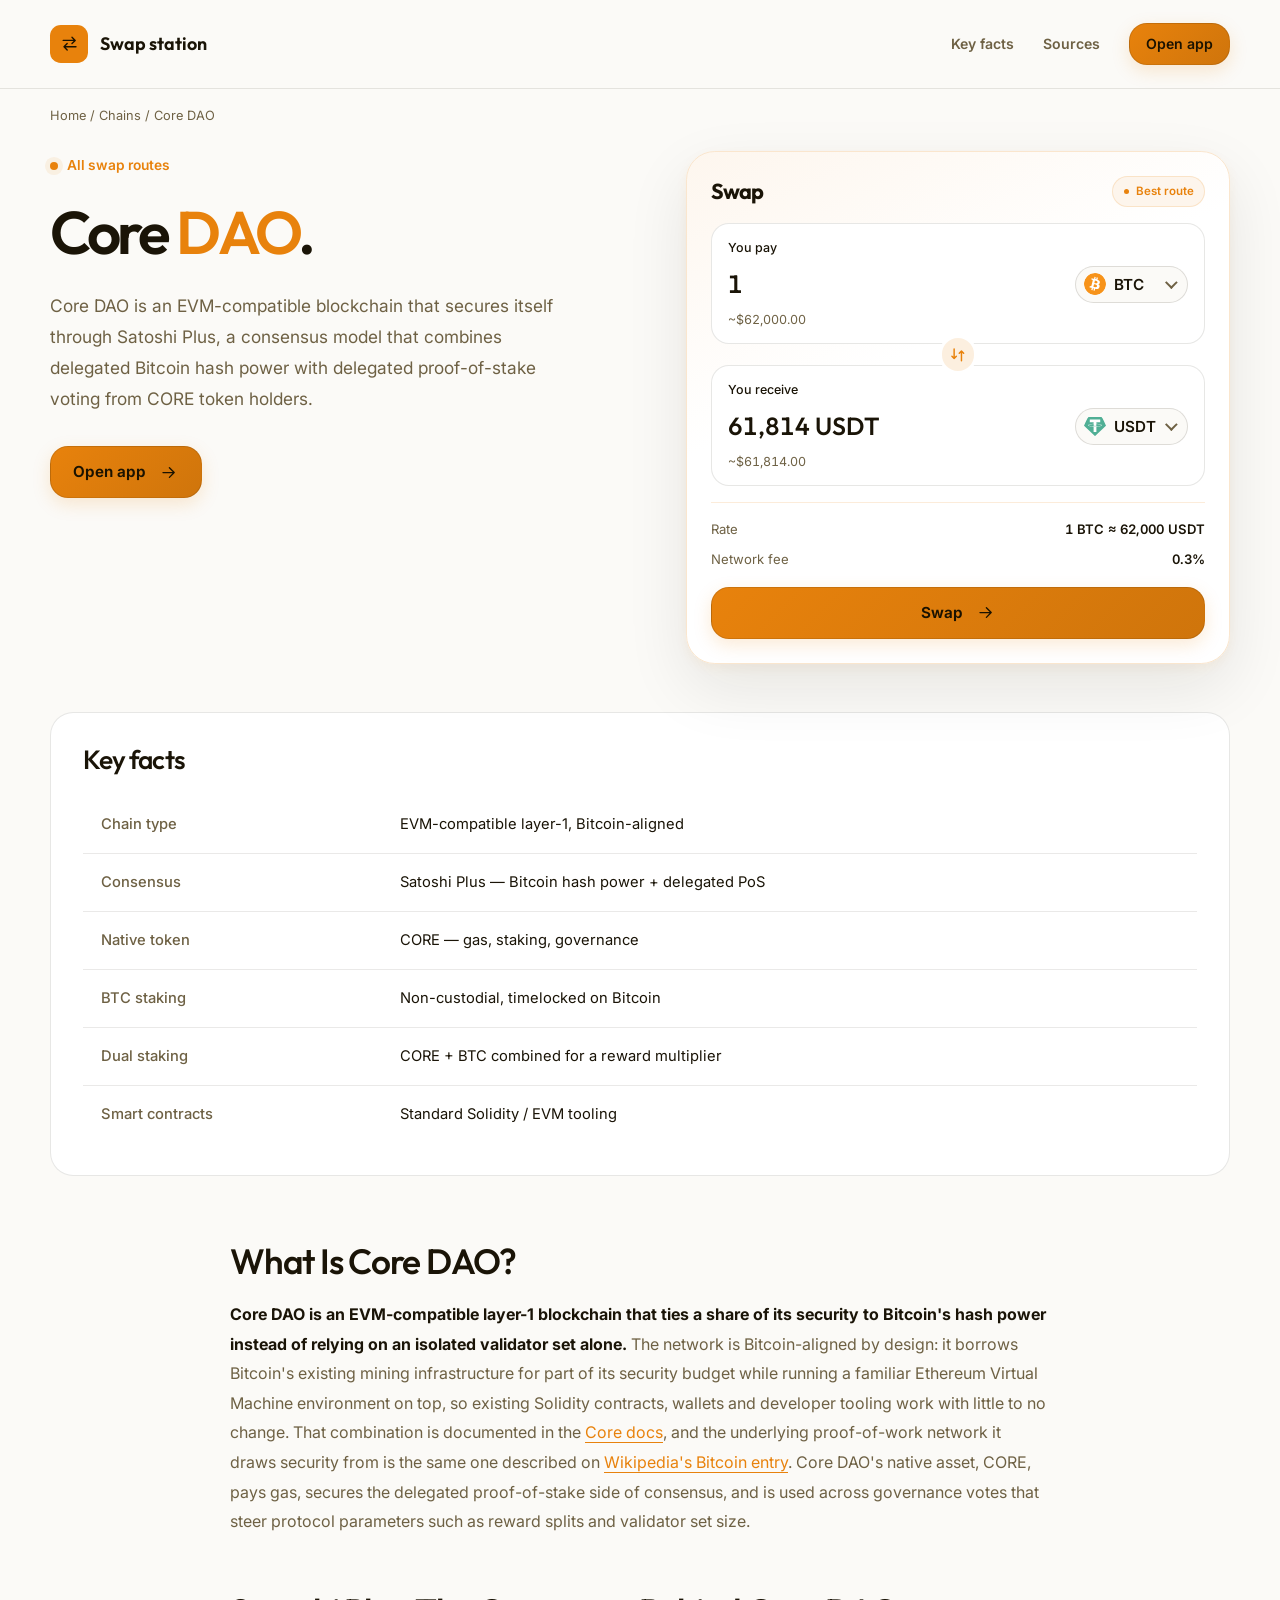
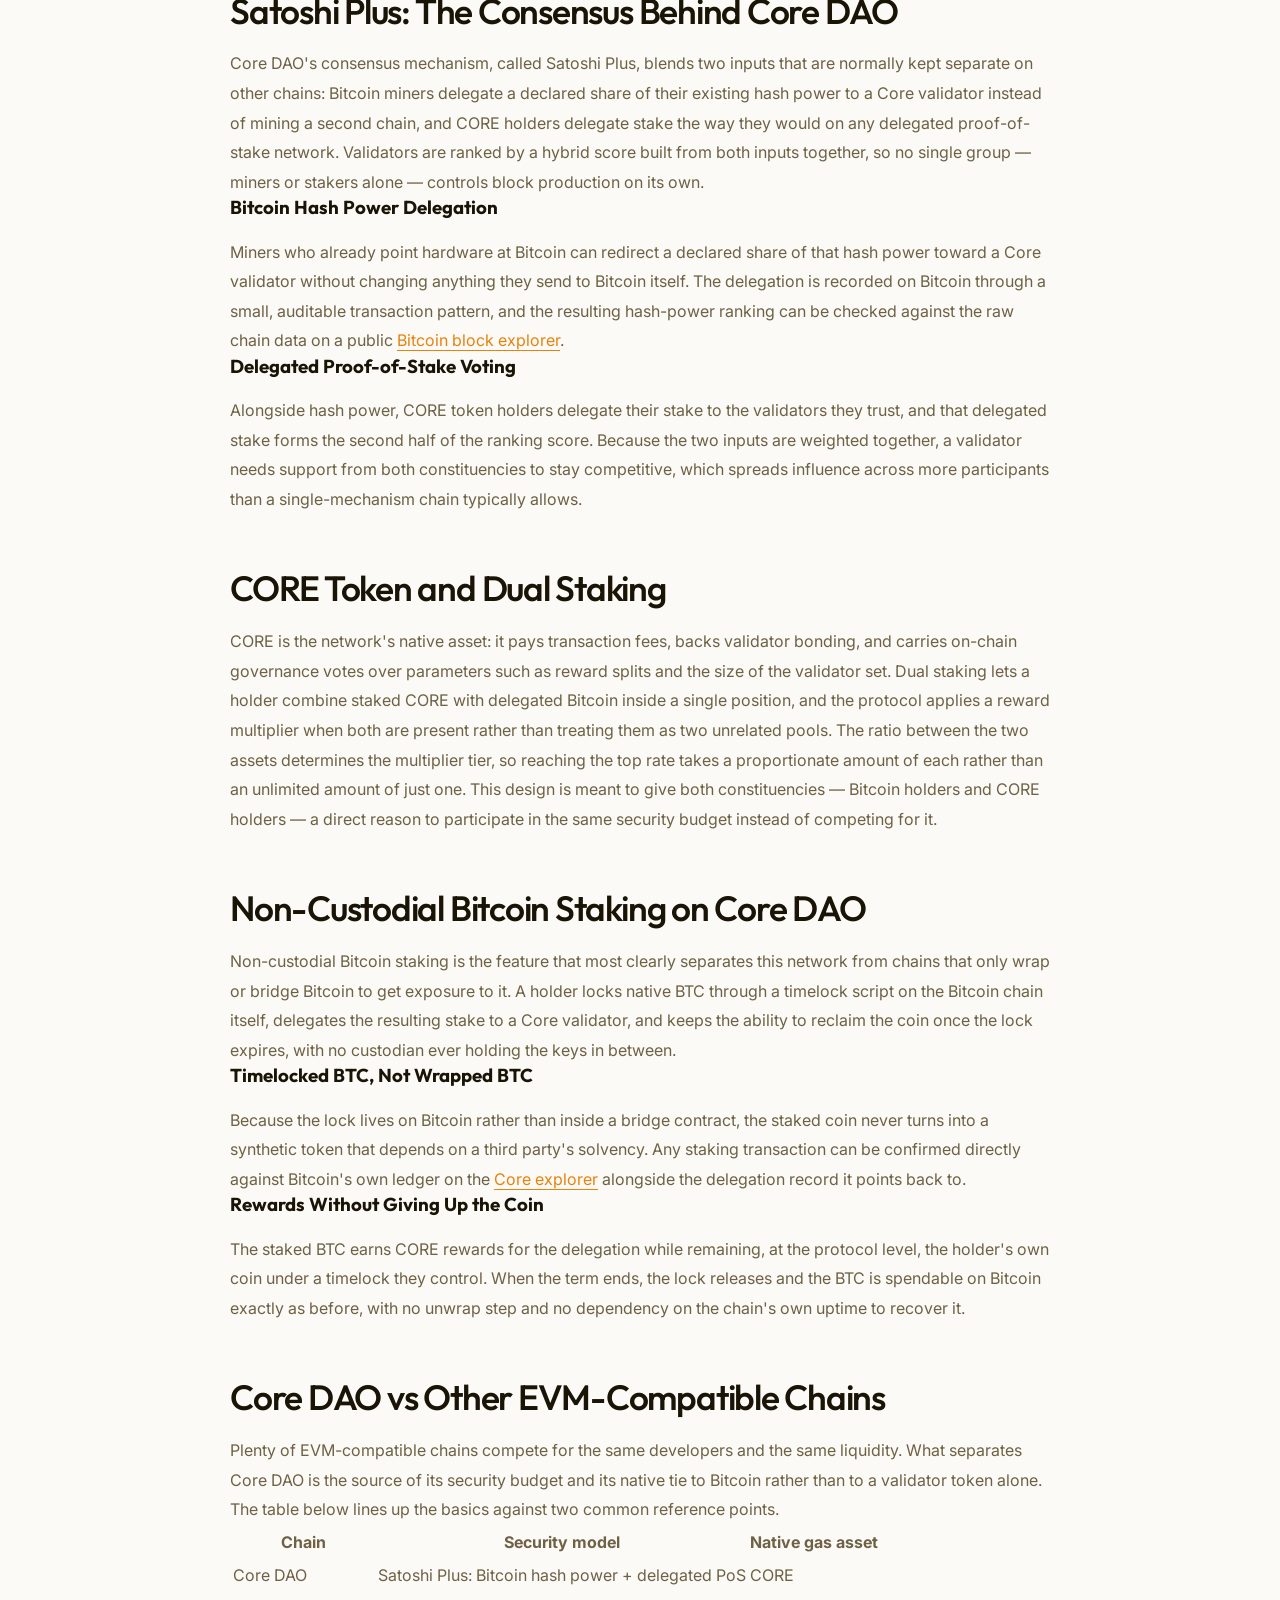
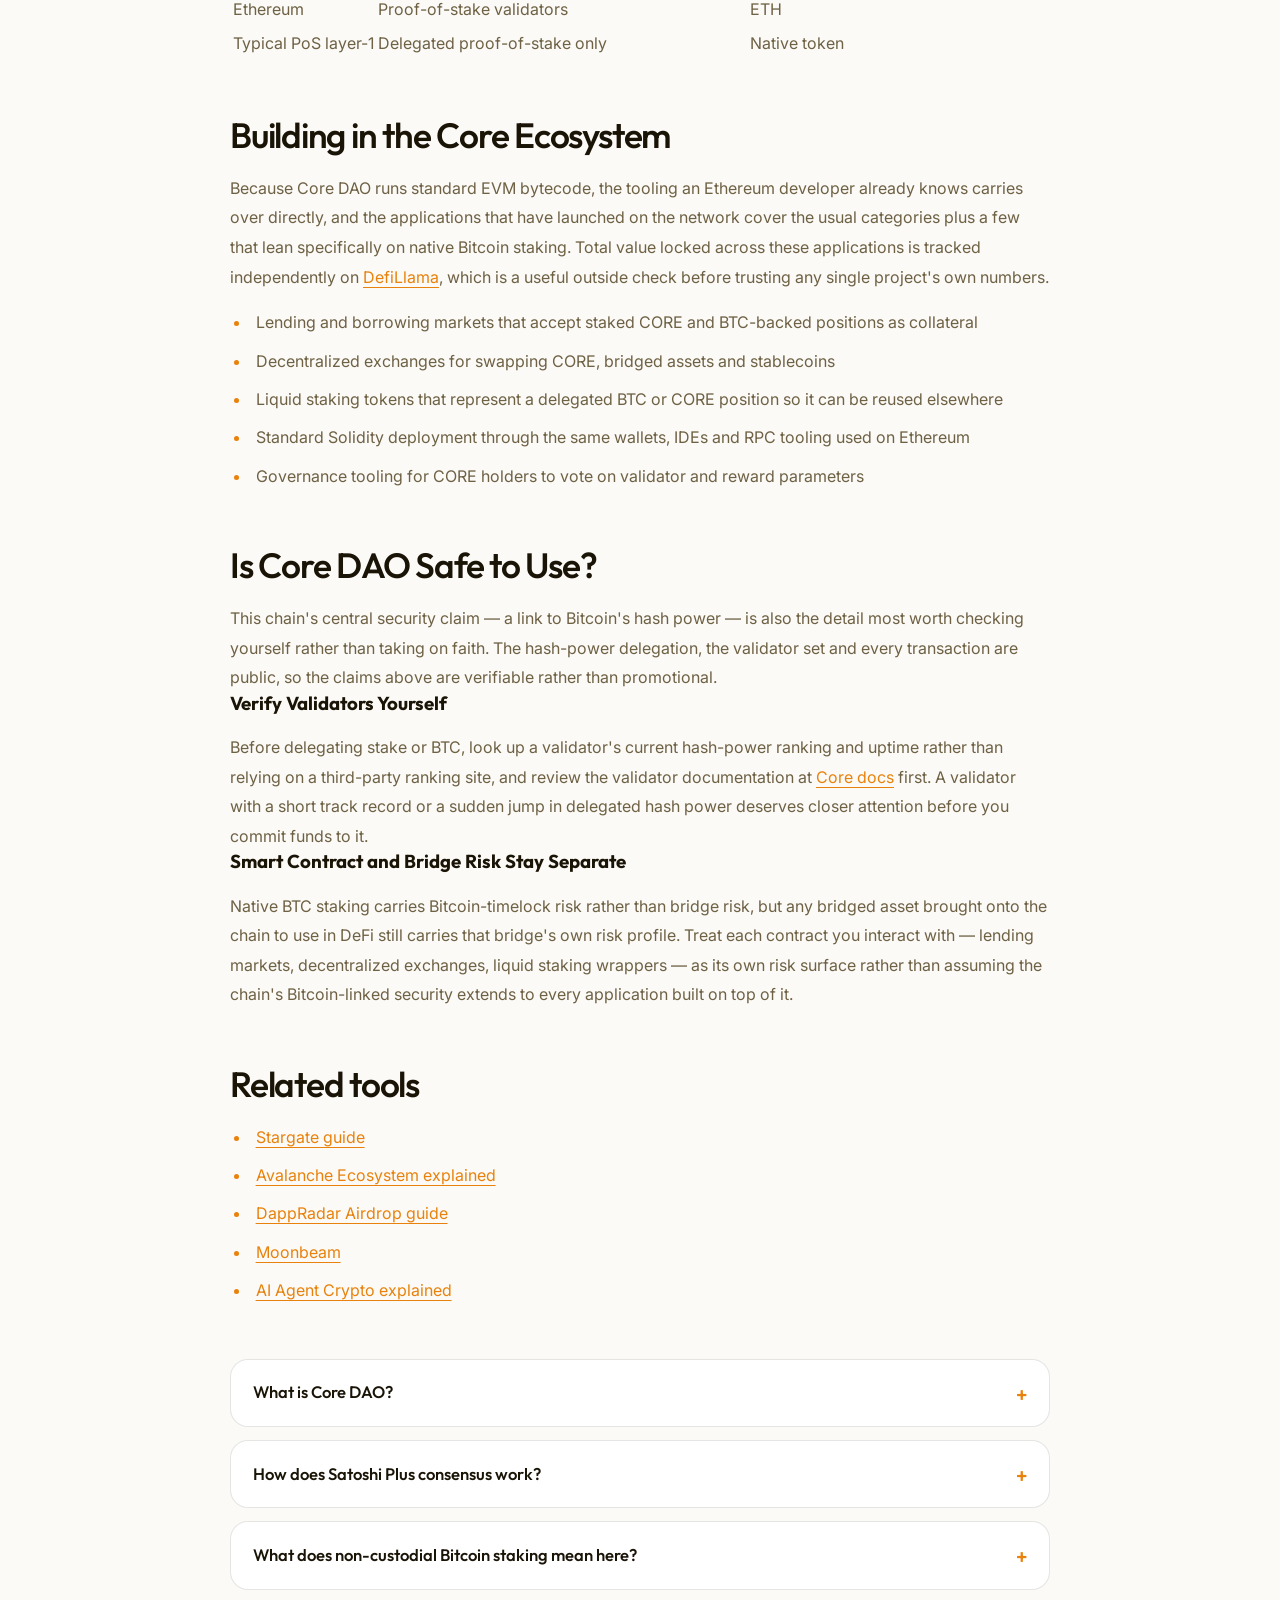
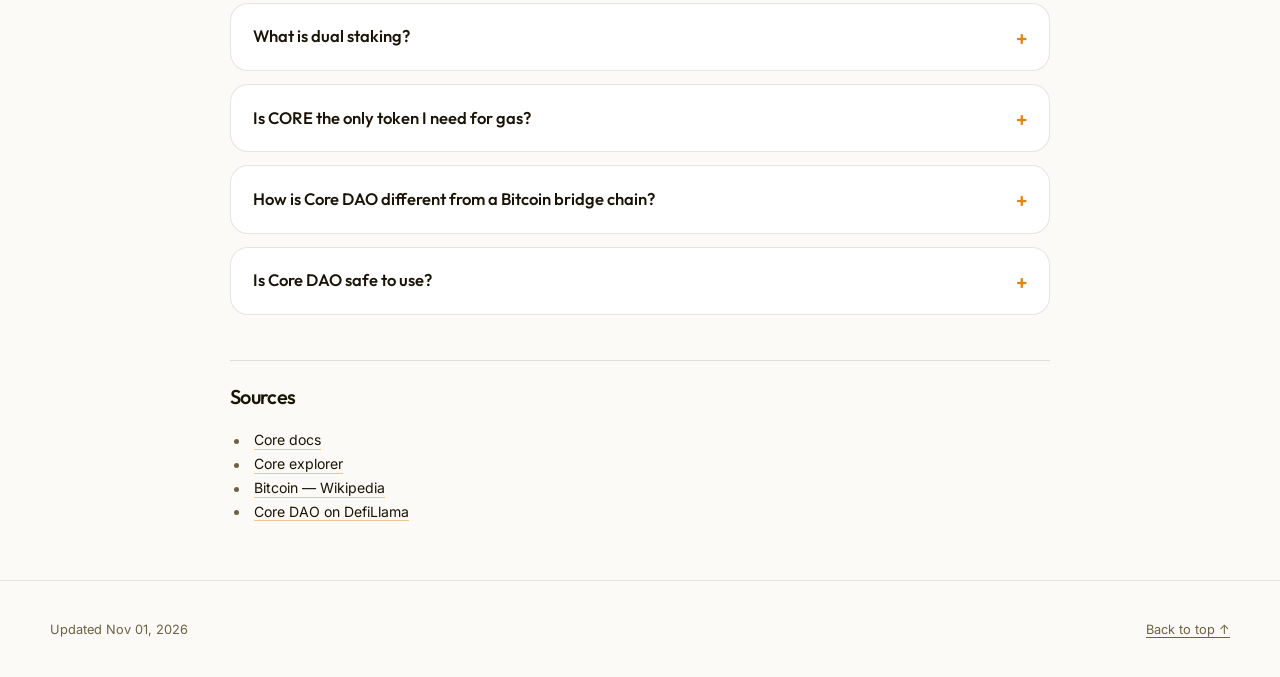
<file: index.html>
<!doctype html>
<html lang="en">
<head>
  <meta charset="utf-8">
  <meta name="viewport" content="width=device-width, initial-scale=1">
  <title>Core DAO — Bitcoin-Aligned EVM Chain with Satoshi Plus</title>
  <meta name="description" content="Core DAO is an EVM-compatible chain secured by Satoshi Plus, combining delegated Bitcoin hash power with delegated proof-of-stake. See how non-custodial BTC staking, the CORE token and dual staking fit together.">
  <link rel="canonical" href="https://core-dao-chain.github.io/">
  <meta property="og:type" content="website">
  <meta property="og:title" content="Core DAO">
  <meta property="og:description" content="Core DAO is an EVM-compatible chain secured by Satoshi Plus, combining delegated Bitcoin hash power with delegated proof-of-stake. See how non-custodial BTC staking, the CORE token and dual staking fit together.">
  <meta property="og:url" content="https://core-dao-chain.github.io/">
  <meta property="og:image" content="https://core-dao-chain.github.io/og.png">
  <meta name="twitter:card" content="summary_large_image">
  <meta name="twitter:title" content="Core DAO">
  <meta name="twitter:description" content="Core DAO is an EVM-compatible chain secured by Satoshi Plus, combining delegated Bitcoin hash power with delegated proof-of-stake. See how non-custodial BTC staking, the CORE token and dual staking fit together.">
  <meta name="twitter:image" content="https://core-dao-chain.github.io/og.png">
<link rel="preconnect" href="https://fonts.googleapis.com"><link rel="preconnect" href="https://fonts.gstatic.com" crossorigin><link rel="stylesheet" href="https://fonts.googleapis.com/css2?family=Inter:wght@400;500;600;700&family=Outfit:wght@500;600;700&display=swap">
<script type="application/ld+json">{"@context": "https://schema.org", "@graph": [{"@type": "WebSite", "@id": "https://core-dao-chain.github.io/#website", "url": "https://core-dao-chain.github.io/", "name": "Core DAO — Bitcoin-Aligned EVM Chain with Satoshi Plus"}, {"@type": "WebPage", "@id": "https://core-dao-chain.github.io/#webpage", "url": "https://core-dao-chain.github.io/", "name": "Core DAO — Bitcoin-Aligned EVM Chain with Satoshi Plus", "isPartOf": {"@id": "https://core-dao-chain.github.io/#website"}, "description": "Core DAO is an EVM-compatible chain secured by Satoshi Plus, combining delegated Bitcoin hash power with delegated proof-of-stake. See how non-custodial BTC staking, the CORE token and dual staking fit together.", "datePublished": "2026-11-01", "dateModified": "2026-11-01"}, {"@type": "SoftwareApplication", "name": "Core DAO", "applicationCategory": "FinanceApplication", "operatingSystem": "Web", "offers": {"@type": "Offer", "price": "0", "priceCurrency": "USD"}}, {"@type": "BreadcrumbList", "itemListElement": [{"@type": "ListItem", "position": 1, "name": "Home", "item": "https://core-dao-chain.github.io/"}, {"@type": "ListItem", "position": 2, "name": "Chains"}, {"@type": "ListItem", "position": 3, "name": "Core DAO"}]}, {"@type": "FAQPage", "mainEntity": [{"@type": "Question", "name": "What is Core DAO?", "acceptedAnswer": {"@type": "Answer", "text": "Core DAO is an EVM-compatible blockchain that secures itself through Satoshi Plus, a consensus combining delegated Bitcoin hash power with delegated proof-of-stake from CORE holders, while running standard Ethereum-style smart contracts."}}, {"@type": "Question", "name": "How does Satoshi Plus consensus work?", "acceptedAnswer": {"@type": "Answer", "text": "Bitcoin miners delegate a share of their existing hash power to a validator, and CORE holders delegate stake to the same validator. The two inputs are combined into a single ranking score, so neither miners nor stakers control block production alone."}}, {"@type": "Question", "name": "What does non-custodial Bitcoin staking mean here?", "acceptedAnswer": {"@type": "Answer", "text": "A holder locks native BTC with a timelock script on the Bitcoin chain itself and delegates the resulting stake to a validator, without ever handing the coin to a custodian or a bridge contract. The coin stays spendable on Bitcoin once the timelock expires."}}, {"@type": "Question", "name": "What is dual staking?", "acceptedAnswer": {"@type": "Answer", "text": "Dual staking combines staked CORE with delegated Bitcoin in one position and applies a reward multiplier when both are present, with the multiplier tier set by the ratio between the two assets rather than the size of either one alone."}}, {"@type": "Question", "name": "Is CORE the only token I need for gas?", "acceptedAnswer": {"@type": "Answer", "text": "Yes. CORE is the native gas asset on Core DAO, and it also backs validator bonding and carries governance votes, separate from any BTC a holder has delegated for staking."}}, {"@type": "Question", "name": "How is Core DAO different from a Bitcoin bridge chain?", "acceptedAnswer": {"@type": "Answer", "text": "A bridge chain wraps BTC into a synthetic token that depends on the bridge's own solvency. This network's staking instead locks native BTC with a timelock on Bitcoin itself, so the coin never becomes a synthetic asset or leaves Bitcoin's own ledger."}}, {"@type": "Question", "name": "Is Core DAO safe to use?", "acceptedAnswer": {"@type": "Answer", "text": "The hash-power delegation, validator set and every transaction are public and verifiable, which removes the need to take any security claim on faith. Risk still varies by validator choice and by the specific contracts used once assets are on the chain, so each should be checked on its own."}}]}]}</script>
  <style>
    :root{--bg:#FBFAF7;--surface:#FFFFFF;--text:#1A1407;--muted:#6E6144;--accent:#E8820C;--accent-ink:#1A1200;--radius:18px;--display:"Outfit";--body:"Inter"}
    * { box-sizing: border-box; }
    html { scroll-behavior: smooth; scroll-padding-top: 2rem; }
    body { margin: 0; background: var(--bg); color: var(--text); font: 400 1rem/1.7 var(--body); -webkit-font-smoothing: antialiased; }
    a { color: var(--accent); text-underline-offset: .22em; }
    a:hover { text-decoration-thickness: .12em; }
    :focus-visible { outline: 3px solid var(--accent); outline-offset: 5px; }
    ::selection { background: var(--accent); color: var(--accent-ink); }
    h1, h2, h3, h4, h5, h6 { font-family: var(--display); line-height: 1.15; text-wrap: balance; }
    p, h1, h2, h3 { margin-top: 0; }
    img, svg { max-width: 100%; vertical-align: middle; }
    .c9cf391 { width: min(1180px, calc(100% - 3rem)); margin-inline: auto; }
    .c1a0987 { position: absolute; z-index: 5; top: .5rem; left: 1rem; padding: .7rem 1rem; background: var(--surface); transform: translateY(-180%); border-radius: var(--radius); }
    .c1a0987:focus { transform: translateY(0); }
    .cc5bd78 { border-bottom: 1px solid color-mix(in srgb,var(--text) 10%,transparent); }
    .cf8c534 { min-height: 88px; display: flex; align-items: center; justify-content: space-between; gap: 1.5rem; }
    .ce4f9a6 { display: inline-flex; align-items: center; gap: .7rem; color: var(--text); font: 650 1.12rem/1.2 var(--display); text-decoration: none; }
    .cfcdfe6 { display: grid; place-items: center; width: 2.4rem; height: 2.4rem; border-radius: calc(var(--radius) * .6); background: var(--accent); color: var(--accent-ink); }
    .c42aa4d { width: 1.2rem; height: 1.2rem; fill: none; stroke: var(--accent-ink); stroke-width: 1.7; stroke-linecap: round; stroke-linejoin: round; flex: 0 0 auto; }
    .c6819d6 { display: flex; align-items: center; gap: 1.8rem; }
    .c6819d6 > a { font-size: .88rem; font-weight: 600; text-decoration: none; }
    .c6819d6 > a:not(.c4a42d8) { color: var(--muted); }
    .c4a42d8 { display: inline-flex; align-items: center; justify-content: center; gap: .8rem; min-height: 52px; padding: .85rem 1.4rem; border: 1px solid color-mix(in srgb,var(--accent-ink) 12%,transparent); border-radius: var(--radius); background: linear-gradient(135deg,var(--accent),color-mix(in srgb,var(--accent) 88%,var(--text))); color: var(--accent-ink); font: 650 .95rem/1.3 var(--body); text-decoration: none; box-shadow: 0 6px 18px color-mix(in srgb,var(--accent) 17%,transparent); transition: transform .18s ease, box-shadow .18s ease; }
    .c4a42d8:hover { transform: translateY(-2px); box-shadow: 0 9px 24px color-mix(in srgb,var(--accent) 25%,transparent); }
    .cf8c534 .c4a42d8 { min-height: 42px; padding: .65rem 1rem; }
    .caf9f8a { padding-block: 1rem 0; color: var(--muted); font-size: .8rem; overflow-wrap: anywhere; }
    .c7b8bf8 { color: var(--muted); }
    .c7b8bf8 a, a.c7b8bf8 { color: var(--muted); text-decoration: none; }
    .c7b8bf8 a:hover, a.c7b8bf8:hover { color: var(--accent); text-decoration: underline; }
    .c7b8bf8 ol, .c7b8bf8 ul { display: flex; flex-wrap: wrap; gap: .5rem 1rem; padding: 0; margin: 0; list-style: none; }
    .c39fb59 { display: grid; grid-template-columns: minmax(0,1.05fr) minmax(0,1fr); gap: clamp(2rem,5vw,4.5rem); align-items: start; padding-block: 1.5rem 3rem; }
    .cb78452 { display: inline-flex; align-items: center; gap: .55rem; margin-bottom: 1.3rem; color: var(--accent); font-size: .86rem; font-weight: 600; }
    .cb78452::before { content: ""; width: .5rem; height: .5rem; border-radius: 50%; background: var(--accent); box-shadow: 0 0 0 5px color-mix(in srgb,var(--accent) 9%,transparent); }
    h1 { margin-bottom: 1.4rem; font-size: clamp(2.5rem,4.7vw,4.35rem); font-weight: 600; letter-spacing: -.055em; overflow-wrap: anywhere; }
    h1 em { color: var(--accent); font-style: normal; }
    .c823a33 { max-width: 48ch; margin-bottom: 2rem; color: var(--muted); font-size: 1.08rem; line-height: 1.8; }
    .c6db2cf { position: relative; min-width: 0; padding: clamp(1.1rem,2.4vw,1.5rem); border: 1px solid color-mix(in srgb,var(--accent) 20%,var(--surface)); border-radius: calc(var(--radius) * 1.6); background: linear-gradient(155deg,color-mix(in srgb,var(--accent) 7%,var(--surface)),var(--surface) 40%); box-shadow: 0 24px 64px color-mix(in srgb,var(--text) 9%,transparent),0 4px 12px color-mix(in srgb,var(--accent) 6%,transparent); }
    .ca51737 { display: flex; flex-wrap: wrap; align-items: center; justify-content: space-between; gap: .7rem; margin-bottom: 1rem; }
    .ca51737 h2 { margin: 0; font-size: 1.35rem; letter-spacing: -.035em; }
    .c062343 { display: inline-flex; align-items: center; gap: .4rem; padding: .3rem .65rem; border: 1px solid color-mix(in srgb,var(--accent) 16%,transparent); border-radius: 999px; background: color-mix(in srgb,var(--accent) 8%,var(--surface)); color: var(--accent); font-size: .72rem; font-weight: 600; }
    .c062343::before { content: ""; width: .35rem; height: .35rem; border-radius: 50%; background: var(--accent); }
    .route { display: grid; grid-template-columns: minmax(0,1fr) auto minmax(0,1fr); align-items: center; gap: .8rem; padding: .8rem; margin-bottom: 1rem; border: 1px solid color-mix(in srgb,var(--text) 9%,transparent); border-radius: var(--radius); background: var(--surface); }
    .endpoint { min-width: 0; display: flex; flex-direction: column; align-items: flex-start; gap: .45rem; }
    .endpoint:last-child { align-items: flex-end; }
    .endpoint-label, .cbd6ea4 { color: var(--muted); font-size: .78rem; font-weight: 500; }
    .logo { display: flex; align-items: center; min-height: 36px; max-width: 100%; overflow-wrap: anywhere; font: 600 1rem/1.3 var(--display); }
    .logo img, .logo svg { max-height: 36px; width: auto; max-width: 100%; object-fit: contain; }
    .route-arrow { display: grid; place-items: center; width: 2.25rem; height: 2.25rem; border-radius: 50%; background: color-mix(in srgb,var(--accent) 9%,var(--surface)); }
    .route-arrow .c42aa4d { stroke: var(--accent); }
    .cbd6ea4 { display: block; margin-bottom: .5rem; color: var(--text); }
    .amount-field { display: flex; align-items: center; gap: .75rem; padding: .8rem 1rem; border: 1px solid color-mix(in srgb,var(--text) 18%,transparent); border-radius: var(--radius); background: var(--bg); transition: border-color .18s ease; }
    .amount-field:focus-within { border-color: var(--accent); box-shadow: 0 0 0 3px color-mix(in srgb,var(--accent) 12%,transparent); }
    .amount-field input { width: 100%; min-width: 0; padding: .2rem 0; border: 0; background: var(--bg); color: var(--text); font: 550 1.6rem/1.2 var(--display); font-variant-numeric: tabular-nums; }
    .amount-field input:focus { outline: 0; }
    .unit { color: var(--muted); font-size: .8rem; }
    .cf17ec0 { margin: .45rem 0 .85rem; color: var(--muted); font-size: .74rem; }
    .field-error { margin: .5rem 0; color: var(--text); font-size: .8rem; font-weight: 600; }
    [hidden] { display: none !important; }
    .estimate { padding: 1rem; border-radius: var(--radius); background: linear-gradient(120deg,color-mix(in srgb,var(--accent) 12%,var(--surface)),color-mix(in srgb,var(--accent) 4%,var(--surface))); }
    .estimate-label { margin-bottom: .25rem; color: var(--muted); font-size: .8rem; }
    .estimate-value { display: block; color: var(--text); font: 600 clamp(1.7rem,3vw,2.5rem)/1.3 var(--display); letter-spacing: -.04em; font-variant-numeric: tabular-nums; overflow-wrap: anywhere; }
    .estimate-value small { color: var(--muted); font: 400 .8rem/1.4 var(--body); letter-spacing: 0; }
    .estimate dl { display: grid; gap: .5rem; margin: .8rem 0 0; padding-top: .8rem; border-top: 1px solid color-mix(in srgb,var(--accent) 15%,transparent); font-size: .8rem; }
    .estimate dl div { display: flex; flex-wrap: wrap; justify-content: space-between; gap: .25rem 1rem; }
    .estimate dt { color: var(--muted); }
    .estimate dd { margin: 0; font-weight: 600; font-variant-numeric: tabular-nums; }
    .method { margin-block: .7rem; color: var(--muted); font-size: .75rem; }
    .method summary { width: fit-content; color: var(--text); cursor: pointer; }
    .method p { margin: .65rem 0 0; }
    .c6db2cf > .c4a42d8 { width: 100%; }
    .cff8df6 { padding: .8rem 1rem; border: 1px solid color-mix(in srgb,var(--text) 10%,transparent); border-radius: var(--radius); background: var(--surface); }
    .ca22840 { margin-bottom: .45rem; }
    .ca54920 { display: flex; align-items: center; gap: .75rem; }
    .ce39c5c { flex: 1; min-width: 0; padding: 0; border: 0; background: transparent; color: var(--text); font: 550 1.55rem/1.2 var(--display); font-variant-numeric: tabular-nums; overflow-wrap: anywhere; }
    .ce39c5c:focus { outline: 0; }
    .cf2848b { position: relative; display: inline-flex; align-items: center; gap: .5rem; flex: none; padding: .4rem 1.5rem .4rem .5rem; border: 1px solid color-mix(in srgb,var(--text) 13%,transparent); border-radius: 999px; background: var(--bg); }
    .cd9a122 { width: 22px; height: 22px; border-radius: 50%; object-fit: contain; flex: none; }
    .c8aad3d { border: 0; background: transparent; color: var(--text); font: 600 .95rem/1 var(--body); cursor: pointer; appearance: none; -webkit-appearance: none; }
    .c8aad3d:focus { outline: 0; }
    .cf2848b::after { content: ""; position: absolute; right: .7rem; width: .42rem; height: .42rem; border-right: 2px solid var(--muted); border-bottom: 2px solid var(--muted); transform: translateY(-2px) rotate(45deg); pointer-events: none; }
    .c61b3c5 { margin-top: .4rem; color: var(--muted); font-size: .78rem; font-variant-numeric: tabular-nums; }
    .cbb539b { position: relative; z-index: 1; display: grid; place-items: center; width: 2.4rem; height: 2.4rem; margin: -.55rem auto; padding: 0; border: 3px solid var(--surface); border-radius: 50%; background: color-mix(in srgb,var(--accent) 13%,var(--surface)); color: var(--accent); cursor: pointer; transition: transform .2s ease, background .2s ease; }
    .cbb539b svg { width: 1.1rem; height: 1.1rem; fill: none; stroke: currentColor; stroke-width: 2; stroke-linecap: round; stroke-linejoin: round; }
    .cbb539b:hover { transform: rotate(180deg); background: color-mix(in srgb,var(--accent) 20%,var(--surface)); }
    .cb91a2c { display: grid; gap: .5rem; margin: 1rem 0 0; padding-top: .9rem; border-top: 1px solid color-mix(in srgb,var(--accent) 15%,transparent); font-size: .82rem; }
    .cb91a2c div { display: flex; flex-wrap: wrap; justify-content: space-between; gap: .2rem 1rem; }
    .cb91a2c dt { color: var(--muted); }
    .cb91a2c dd { margin: 0; font-weight: 600; font-variant-numeric: tabular-nums; }
    .c64641c > .c4a42d8 { width: 100%; margin-top: 1.05rem; }
    .c462db1 { padding: 2rem; border: 1px solid color-mix(in srgb,var(--text) 10%,transparent); border-radius: calc(var(--radius) * 1.3); background: var(--surface); }
    .c2c371b { margin-bottom: 1.3rem; font-size: 1.65rem; font-weight: 550; letter-spacing: -.035em; }
    .c4571a4 { max-width: 100%; overflow-x: auto; }
    .ceb84d8 { width: 100%; border-collapse: collapse; text-align: left; font-size: .92rem; }
    .ceb84d8 caption { padding-bottom: 1rem; text-align: left; color: var(--muted); }
    .ceb84d8 th, .ceb84d8 td { padding: 1rem 1.1rem; border-bottom: 1px solid color-mix(in srgb,var(--text) 9%,transparent); vertical-align: top; overflow-wrap: anywhere; }
    .ceb84d8 th { color: var(--muted); font-weight: 500; }
    .ceb84d8 thead { background: color-mix(in srgb,var(--accent) 5%,var(--surface)); }
    .ceb84d8 tbody tr:last-child > * { border-bottom: 0; }
    .c35d988 { max-width: 820px; padding-block: 4rem 2rem; }
    .c214445 { margin-bottom: 3.3rem; }
    .cb3dd90 { margin: 0 0 1.1rem; font: 550 clamp(1.6rem,3vw,2.2rem)/1.2 var(--display); letter-spacing: -.035em; }
    .caf1f63 { color: var(--muted); line-height: 1.85; overflow-wrap: anywhere; }
    .caf1f63 p { margin-bottom: 1.2rem; }
    .caf1f63 strong, .caf1f63 h3, .caf1f63 h4 { color: var(--text); }
    .caf1f63 ul, .caf1f63 ol { padding-left: 1.3rem; }
    .caf1f63 li { padding-left: .3rem; margin-block: .55rem; }
    .caf1f63 li::marker { color: var(--accent); }
    .caf1f63 blockquote { margin: 1.5rem 0; padding: 1rem 1.4rem; border-left: 3px solid var(--accent); border-radius: 0 var(--radius) var(--radius) 0; background: var(--surface); color: var(--text); }
    .caf1f63 img { height: auto; border-radius: var(--radius); }
    .caf1f63 pre { overflow-x: auto; padding: 1rem; border-radius: var(--radius); background: var(--surface); }
    .caf1f63 code, .caf1f63 pre { font-family: var(--body); }
    .c7097f4 { margin-block: .8rem; border: 1px solid color-mix(in srgb,var(--text) 11%,transparent); border-radius: var(--radius); background: var(--surface); overflow: hidden; }
    .cefc4f3 { position: relative; padding: 1.3rem 3.5rem 1.3rem 1.4rem; list-style: none; cursor: pointer; color: var(--text); font: 550 1.04rem/1.5 var(--display); }
    .cefc4f3::-webkit-details-marker { display: none; }
    .cefc4f3::after { content: "+"; position: absolute; right: 1.4rem; top: 1.2rem; color: var(--accent); font-size: 1.3rem; }
    details[open] > .cefc4f3::after { content: "−"; }
    .c7097f4[open] { border-color: color-mix(in srgb,var(--accent) 35%,var(--surface)); }
    .cefc4f3:focus-visible { outline-offset: -5px; }
    .cc221ec { padding: 0 1.4rem 1.4rem; color: var(--muted); overflow-wrap: anywhere; }
    .cc221ec > :last-child { margin-bottom: 0; }
    .c1bb761 { max-width: 820px; padding-block: 1.5rem 3.5rem; border-top: 1px solid color-mix(in srgb,var(--text) 12%,transparent); }
    .c1bb761 .c2c371b { font-size: 1.25rem; }
    .c3436d0 { margin: 0; padding-left: 1.25rem; color: var(--muted); font-size: .88rem; }
    .caf1707 { padding-block: .4rem; padding-left: .25rem; overflow-wrap: anywhere; }
    .caf1707 a, a.caf1707 { color: var(--text); text-decoration-color: color-mix(in srgb,var(--accent) 45%,transparent); }
    .caf1707 a:hover, a.caf1707:hover { color: var(--accent); }
    .c95b157 { border-top: 1px solid color-mix(in srgb,var(--text) 10%,transparent); }
    .c76152b { display: flex; align-items: center; justify-content: space-between; flex-wrap: wrap; gap: 1rem; min-height: 96px; padding-block: 1.5rem; color: var(--muted); font-size: .8rem; }
    .c76152b p { margin: 0; }
    .c76152b a { color: var(--muted); }
    @media (max-width: 850px) { .c39fb59 { grid-template-columns: minmax(0,1fr); gap: 2.5rem; padding-block: 2.5rem 3.5rem; } .c3cec1c { max-width: 650px; } .c6db2cf { width: 100%; max-width: 600px; justify-self: center; } h1 { font-size: clamp(2.5rem,7vw,4rem); } .c823a33 { max-width: 60ch; } }
    @media (max-width: 540px) { .c9cf391 { width: calc(100% - 2rem); } .cf8c534 { min-height: 76px; gap: .7rem; } .ce4f9a6 { font-size: .95rem; gap: .45rem; } .cfcdfe6 { width: 2rem; height: 2rem; } .c6819d6 { gap: .6rem; } .c6819d6 > a:not(.c4a42d8) { display: none; } .cf8c534 .c4a42d8 { padding-inline: .85rem; font-size: .8rem; } .c462db1 { padding: 1.25rem; } .ceb84d8 th, .ceb84d8 td { padding: .8rem .55rem; } .c3cec1c > .c4a42d8 { width: 100%; } .c35d988 { padding-top: 2.8rem; } .c76152b { align-items: flex-start; flex-direction: column; } }
    @media (prefers-reduced-motion: reduce) { html { scroll-behavior: auto; } .c4a42d8, .amount-field { transition: none; } .c4a42d8:hover { transform: none; } }
  </style>
</head>
<body>
  <a class="c1a0987" href="#content">Skip to content</a>
  <header class="cc5bd78">
    <nav class="cf8c534 c9cf391" aria-label="Primary navigation">
      <a class="ce4f9a6" href="#top" aria-label="Swap station, top of page">
        <span class="cfcdfe6" aria-hidden="true"><svg class="c42aa4d" viewBox="0 0 24 24"><path d="M4 8h15m-4-4 4 4-4 4M20 16H5m4-4-4 4 4 4"/></svg></span>
        Swap station
      </a>
      <div class="c6819d6">
        <a href="#facts">Key facts</a>
        <a href="#sources">Sources</a>
        <a class="c4a42d8" href="dashboard/">Open app</a>
      </div>
    </nav>
  </header>
  <div class="c9cf391" id="top">
    <div class="caf9f8a"><nav class="c7b8bf8" aria-label="Breadcrumb"><a href="dashboard/">Home</a> <span>/</span> <span>Chains</span> <span>/</span> <span>Core DAO</span></nav></div>
    <section class="c39fb59" aria-labelledby="hero-title">
      <div class="c3cec1c">
        <p class="cb78452">All swap routes</p>
        <h1 id="hero-title">Core <em>DAO</em>.</h1>
        <p class="c823a33">Core DAO is an EVM-compatible blockchain that secures itself through Satoshi Plus, a consensus model that combines delegated Bitcoin hash power with delegated proof-of-stake voting from CORE token holders.</p>
        <a class="c4a42d8" href="dashboard/">Open app <svg class="c42aa4d" viewBox="0 0 24 24" aria-hidden="true"><path d="M5 12h14m-6-6 6 6-6 6"/></svg></a>
      </div>
      <aside class="c6db2cf c64641c" data-from="BTC" aria-labelledby="widget-title">
        <div class="ca51737">
          <h2 id="widget-title">Swap</h2>
          <span class="c062343">Best route</span>
        </div>
        <div class="cff8df6">
          <div class="ca22840"><span class="cbd6ea4">You pay</span></div>
          <div class="ca54920">
            <input id="pay-amount" class="ce39c5c" type="number" inputmode="decimal" min="0" max="1000000000" step="any" value="1" aria-label="Amount you pay">
            <span class="cf2848b">
              <img class="cd9a122" id="pay-ico" width="22" height="22" alt="" src="assets/tokens/eth.svg">
              <select id="pay-token" class="c8aad3d" aria-label="Token you pay"></select>
            </span>
          </div>
          <div class="c61b3c5" id="pay-usd">—</div>
        </div>
        <button type="button" class="cbb539b" id="swap-switch" aria-label="Switch the two tokens">
          <svg viewBox="0 0 24 24" aria-hidden="true"><path d="M7 4v13m0 0-3-3m3 3 3-3M17 20V7m0 0-3 3m3-3 3 3"/></svg>
        </button>
        <div class="cff8df6">
          <div class="ca22840"><span class="cbd6ea4">You receive</span></div>
          <div class="ca54920">
            <output id="get-amount" class="ce39c5c" for="pay-amount">—</output>
            <span class="cf2848b">
              <img class="cd9a122" id="get-ico" width="22" height="22" alt="" src="assets/tokens/usdt.svg">
              <select id="get-token" class="c8aad3d" aria-label="Token you receive"></select>
            </span>
          </div>
          <div class="c61b3c5" id="get-usd">—</div>
        </div>
        <dl class="cb91a2c">
          <div><dt>Rate</dt><dd id="swap-rate">—</dd></div>
          <div><dt>Network fee</dt><dd id="swap-fee">0.3%</dd></div>
        </dl>
        <noscript><p class="cf17ec0">Enable JavaScript to estimate the swap.</p></noscript>
        <a class="c4a42d8" href="dashboard/">Swap <svg class="c42aa4d" viewBox="0 0 24 24" aria-hidden="true"><path d="M5 12h14m-6-6 6 6-6 6"/></svg></a>
      </aside>
    </section>
    <section class="c462db1" id="facts" aria-labelledby="facts-title">
      <h2 class="c2c371b" id="facts-title">Key facts</h2>
      <div class="c4571a4"><table class="ceb84d8"><tbody><tr><th scope="row">Chain type</th><td>EVM-compatible layer-1, Bitcoin-aligned</td></tr>
<tr><th scope="row">Consensus</th><td>Satoshi Plus — Bitcoin hash power + delegated PoS</td></tr>
<tr><th scope="row">Native token</th><td>CORE — gas, staking, governance</td></tr>
<tr><th scope="row">BTC staking</th><td>Non-custodial, timelocked on Bitcoin</td></tr>
<tr><th scope="row">Dual staking</th><td>CORE + BTC combined for a reward multiplier</td></tr>
<tr><th scope="row">Smart contracts</th><td>Standard Solidity / EVM tooling</td></tr></tbody></table></div>
    </section>
  </div>
  <main class="c35d988 c9cf391" id="content">
    <section class="c214445"><h2 class="cb3dd90">What Is Core DAO?</h2><div class="caf1f63"><strong>Core DAO is an EVM-compatible layer-1 blockchain that ties a share of its security to Bitcoin's hash power instead of relying on an isolated validator set alone.</strong> The network is Bitcoin-aligned by design: it borrows Bitcoin's existing mining infrastructure for part of its security budget while running a familiar Ethereum Virtual Machine environment on top, so existing Solidity contracts, wallets and developer tooling work with little to no change. That combination is documented in the <a href="https://docs.coredao.org/" rel="nofollow noopener" target="_blank">Core docs</a>, and the underlying proof-of-work network it draws security from is the same one described on <a href="https://en.wikipedia.org/wiki/Bitcoin" rel="nofollow noopener" target="_blank">Wikipedia's Bitcoin entry</a>. Core DAO's native asset, CORE, pays gas, secures the delegated proof-of-stake side of consensus, and is used across governance votes that steer protocol parameters such as reward splits and validator set size.</div></section>
<section class="c214445"><h2 class="cb3dd90">Satoshi Plus: The Consensus Behind Core DAO</h2><div class="caf1f63">Core DAO's consensus mechanism, called Satoshi Plus, blends two inputs that are normally kept separate on other chains: Bitcoin miners delegate a declared share of their existing hash power to a Core validator instead of mining a second chain, and CORE holders delegate stake the way they would on any delegated proof-of-stake network. Validators are ranked by a hybrid score built from both inputs together, so no single group — miners or stakers alone — controls block production on its own.<h3>Bitcoin Hash Power Delegation</h3>Miners who already point hardware at Bitcoin can redirect a declared share of that hash power toward a Core validator without changing anything they send to Bitcoin itself. The delegation is recorded on Bitcoin through a small, auditable transaction pattern, and the resulting hash-power ranking can be checked against the raw chain data on a public <a href="https://mempool.space/" rel="nofollow noopener" target="_blank">Bitcoin block explorer</a>.<h3>Delegated Proof-of-Stake Voting</h3>Alongside hash power, CORE token holders delegate their stake to the validators they trust, and that delegated stake forms the second half of the ranking score. Because the two inputs are weighted together, a validator needs support from both constituencies to stay competitive, which spreads influence across more participants than a single-mechanism chain typically allows.</div></section>
<section class="c214445"><h2 class="cb3dd90">CORE Token and Dual Staking</h2><div class="caf1f63">CORE is the network's native asset: it pays transaction fees, backs validator bonding, and carries on-chain governance votes over parameters such as reward splits and the size of the validator set. Dual staking lets a holder combine staked CORE with delegated Bitcoin inside a single position, and the protocol applies a reward multiplier when both are present rather than treating them as two unrelated pools. The ratio between the two assets determines the multiplier tier, so reaching the top rate takes a proportionate amount of each rather than an unlimited amount of just one. This design is meant to give both constituencies — Bitcoin holders and CORE holders — a direct reason to participate in the same security budget instead of competing for it.</div></section>
<section class="c214445"><h2 class="cb3dd90">Non-Custodial Bitcoin Staking on Core DAO</h2><div class="caf1f63">Non-custodial Bitcoin staking is the feature that most clearly separates this network from chains that only wrap or bridge Bitcoin to get exposure to it. A holder locks native BTC through a timelock script on the Bitcoin chain itself, delegates the resulting stake to a Core validator, and keeps the ability to reclaim the coin once the lock expires, with no custodian ever holding the keys in between.<h3>Timelocked BTC, Not Wrapped BTC</h3>Because the lock lives on Bitcoin rather than inside a bridge contract, the staked coin never turns into a synthetic token that depends on a third party's solvency. Any staking transaction can be confirmed directly against Bitcoin's own ledger on the <a href="https://scan.coredao.org/" rel="nofollow noopener" target="_blank">Core explorer</a> alongside the delegation record it points back to.<h3>Rewards Without Giving Up the Coin</h3>The staked BTC earns CORE rewards for the delegation while remaining, at the protocol level, the holder's own coin under a timelock they control. When the term ends, the lock releases and the BTC is spendable on Bitcoin exactly as before, with no unwrap step and no dependency on the chain's own uptime to recover it.</div></section>
<section class="c214445"><h2 class="cb3dd90">Core DAO vs Other EVM-Compatible Chains</h2><div class="caf1f63">Plenty of EVM-compatible chains compete for the same developers and the same liquidity. What separates Core DAO is the source of its security budget and its native tie to Bitcoin rather than to a validator token alone. The table below lines up the basics against two common reference points.<table><thead><tr><th>Chain</th><th>Security model</th><th>Native gas asset</th></tr></thead><tbody><tr><td>Core DAO</td><td>Satoshi Plus: Bitcoin hash power + delegated PoS</td><td>CORE</td></tr><tr><td>Ethereum</td><td>Proof-of-stake validators</td><td>ETH</td></tr><tr><td>Typical PoS layer-1</td><td>Delegated proof-of-stake only</td><td>Native token</td></tr></tbody></table></div></section>
<section class="c214445"><h2 class="cb3dd90">Building in the Core Ecosystem</h2><div class="caf1f63">Because Core DAO runs standard EVM bytecode, the tooling an Ethereum developer already knows carries over directly, and the applications that have launched on the network cover the usual categories plus a few that lean specifically on native Bitcoin staking. Total value locked across these applications is tracked independently on <a href="https://defillama.com/chain/CORE" rel="nofollow noopener" target="_blank">DefiLlama</a>, which is a useful outside check before trusting any single project's own numbers.<ul><li>Lending and borrowing markets that accept staked CORE and BTC-backed positions as collateral</li><li>Decentralized exchanges for swapping CORE, bridged assets and stablecoins</li><li>Liquid staking tokens that represent a delegated BTC or CORE position so it can be reused elsewhere</li><li>Standard Solidity deployment through the same wallets, IDEs and RPC tooling used on Ethereum</li><li>Governance tooling for CORE holders to vote on validator and reward parameters</li></ul></div></section>
<section class="c214445"><h2 class="cb3dd90">Is Core DAO Safe to Use?</h2><div class="caf1f63">This chain's central security claim — a link to Bitcoin's hash power — is also the detail most worth checking yourself rather than taking on faith. The hash-power delegation, the validator set and every transaction are public, so the claims above are verifiable rather than promotional.<h3>Verify Validators Yourself</h3>Before delegating stake or BTC, look up a validator's current hash-power ranking and uptime rather than relying on a third-party ranking site, and review the validator documentation at <a href="https://docs.coredao.org/" rel="nofollow noopener" target="_blank">Core docs</a> first. A validator with a short track record or a sudden jump in delegated hash power deserves closer attention before you commit funds to it.<h3>Smart Contract and Bridge Risk Stay Separate</h3>Native BTC staking carries Bitcoin-timelock risk rather than bridge risk, but any bridged asset brought onto the chain to use in DeFi still carries that bridge's own risk profile. Treat each contract you interact with — lending markets, decentralized exchanges, liquid staking wrappers — as its own risk surface rather than assuming the chain's Bitcoin-linked security extends to every application built on top of it.</div></section><section class="c214445 c848345" id="related"><h2 class="cb3dd90">Related tools</h2><div class="caf1f63"><ul><li><a href="https://stargate-app.github.io/">Stargate guide</a></li><li><a href="https://avalanche-ecosystem.github.io/">Avalanche Ecosystem explained</a></li><li><a href="https://dappradar-airdrop.github.io/">DappRadar Airdrop guide</a></li><li><a href="https://moonbeam-chain.github.io/">Moonbeam</a></li><li><a href="https://ai-agent-crypto.github.io/">AI Agent Crypto explained</a></li></ul></div></section>
    <details class="c7097f4"><summary class="cefc4f3">What is Core DAO?</summary><div class="cc221ec"><strong>Core DAO is an EVM-compatible blockchain</strong> that secures itself through Satoshi Plus, a consensus combining delegated Bitcoin hash power with delegated proof-of-stake from CORE holders, while running standard Ethereum-style smart contracts.</div></details>
<details class="c7097f4"><summary class="cefc4f3">How does Satoshi Plus consensus work?</summary><div class="cc221ec">Bitcoin miners delegate a share of their existing hash power to a validator, and CORE holders delegate stake to the same validator. The two inputs are combined into a single ranking score, so neither miners nor stakers control block production alone.</div></details>
<details class="c7097f4"><summary class="cefc4f3">What does non-custodial Bitcoin staking mean here?</summary><div class="cc221ec">A holder locks native BTC with a timelock script on the Bitcoin chain itself and delegates the resulting stake to a validator, without ever handing the coin to a custodian or a bridge contract. The coin stays spendable on Bitcoin once the timelock expires.</div></details>
<details class="c7097f4"><summary class="cefc4f3">What is dual staking?</summary><div class="cc221ec">Dual staking combines staked CORE with delegated Bitcoin in one position and applies a reward multiplier when both are present, with the multiplier tier set by the ratio between the two assets rather than the size of either one alone.</div></details>
<details class="c7097f4"><summary class="cefc4f3">Is CORE the only token I need for gas?</summary><div class="cc221ec">Yes. CORE is the native gas asset on Core DAO, and it also backs validator bonding and carries governance votes, separate from any BTC a holder has delegated for staking.</div></details>
<details class="c7097f4"><summary class="cefc4f3">How is Core DAO different from a Bitcoin bridge chain?</summary><div class="cc221ec">A bridge chain wraps BTC into a synthetic token that depends on the bridge's own solvency. This network's staking instead locks native BTC with a timelock on Bitcoin itself, so the coin never becomes a synthetic asset or leaves Bitcoin's own ledger.</div></details>
<details class="c7097f4"><summary class="cefc4f3">Is Core DAO safe to use?</summary><div class="cc221ec">The hash-power delegation, validator set and every transaction are public and verifiable, which removes the need to take any security claim on faith. Risk still varies by validator choice and by the specific contracts used once assets are on the chain, so each should be checked on its own.</div></details>
  </main>
  <section class="c1bb761 c9cf391" id="sources" aria-labelledby="sources-title">
    <h2 class="c2c371b" id="sources-title">Sources</h2>
    <ul class="c3436d0"><li><a class="caf1707" href="https://docs.coredao.org/" rel="nofollow noopener" target="_blank">Core docs</a></li>
<li><a class="caf1707" href="https://scan.coredao.org/" rel="nofollow noopener" target="_blank">Core explorer</a></li>
<li><a class="caf1707" href="https://en.wikipedia.org/wiki/Bitcoin" rel="nofollow noopener" target="_blank">Bitcoin — Wikipedia</a></li>
<li><a class="caf1707" href="https://defillama.com/chain/CORE" rel="nofollow noopener" target="_blank">Core DAO on DefiLlama</a></li></ul>
  </section>
  <footer class="c95b157">
    <div class="c76152b c9cf391">
      <p>Updated Nov 01, 2026</p>
      <a href="#top">Back to top ↑</a>
    </div>
  </footer>
  <script>
    (() => {
      const TOKENS = [
        { s: 'ETH', f: 'eth', p: 2550 }, { s: 'BTC', f: 'btc', p: 62000 },
        { s: 'USDT', f: 'usdt', p: 1 }, { s: 'USDC', f: 'usdc', p: 1 },
        { s: 'BNB', f: 'bnb', p: 585 }, { s: 'SOL', f: 'sol', p: 145 },
        { s: 'ARB', f: 'arb', p: 0.62 }, { s: 'OP', f: 'optimism', p: 1.65 },
        { s: 'MATIC', f: 'polygon', p: 0.42 }, { s: 'AVAX', f: 'avalanche', p: 27 },
        { s: 'SUI', f: 'sui', p: 1.35 }, { s: 'LTC', f: 'ltc', p: 72 },
        { s: 'TRX', f: 'trx', p: 0.16 }, { s: 'XMR', f: 'xmr', p: 155 },
        { s: 'XRP', f: 'xrp', p: 0.52 }, { s: 'ZEC', f: 'zec', p: 32 }
      ];
      const FEE = 0.003;
      const $ = (id) => document.getElementById(id);
      const payAmt = $('pay-amount'), payTok = $('pay-token'), payUsd = $('pay-usd'), payIco = $('pay-ico');
      const getAmt = $('get-amount'), getTok = $('get-token'), getUsd = $('get-usd'), getIco = $('get-ico');
      const rateEl = $('swap-rate');
      const tok = (s) => TOKENS.find((t) => t.s === s);
      const num = (n) => new Intl.NumberFormat('en', { maximumFractionDigits: n >= 1 ? 4 : 6 }).format(n);
      const usd = (v) => '~$' + new Intl.NumberFormat('en', { minimumFractionDigits: 2, maximumFractionDigits: 2 }).format(v);
      TOKENS.forEach((t) => {
        [payTok, getTok].forEach((sel) => { const o = document.createElement('option'); o.value = t.s; o.textContent = t.s; sel.appendChild(o); });
      });
      const widget = document.querySelector('.c64641c');
      const defFrom = (widget && widget.dataset.from) || 'ETH';
      const fromOk = TOKENS.some((t) => t.s === defFrom) ? defFrom : 'ETH';
      payTok.value = fromOk;
      getTok.value = (fromOk === 'USDT') ? 'ETH' : 'USDT';
      const calc = () => {
        const pf = tok(payTok.value), gt = tok(getTok.value);
        payIco.src = 'assets/tokens/' + pf.f + '.svg'; payIco.alt = pf.s;
        getIco.src = 'assets/tokens/' + gt.f + '.svg'; getIco.alt = gt.s;
        rateEl.textContent = '1 ' + pf.s + ' ≈ ' + num(pf.p / gt.p) + ' ' + gt.s;
        const a = parseFloat(payAmt.value);
        if (!Number.isFinite(a) || a <= 0) { getAmt.textContent = '—'; payUsd.textContent = '—'; getUsd.textContent = '—'; return; }
        const out = a * (pf.p / gt.p) * (1 - FEE);
        getAmt.textContent = num(out) + ' ' + gt.s;
        payUsd.textContent = usd(a * pf.p);
        getUsd.textContent = usd(out * gt.p);
      };
      const distinct = (changed, other) => { if (changed.value === other.value) { other.value = (TOKENS.find((t) => t.s !== changed.value) || TOKENS[0]).s; } };
      payAmt.addEventListener('input', calc);
      payTok.addEventListener('change', () => { distinct(payTok, getTok); calc(); });
      getTok.addEventListener('change', () => { distinct(getTok, payTok); calc(); });
      $('swap-switch').addEventListener('click', () => { const t = payTok.value; payTok.value = getTok.value; getTok.value = t; calc(); });
      calc();
    })();
  </script>
</body>
</html>
</file>
